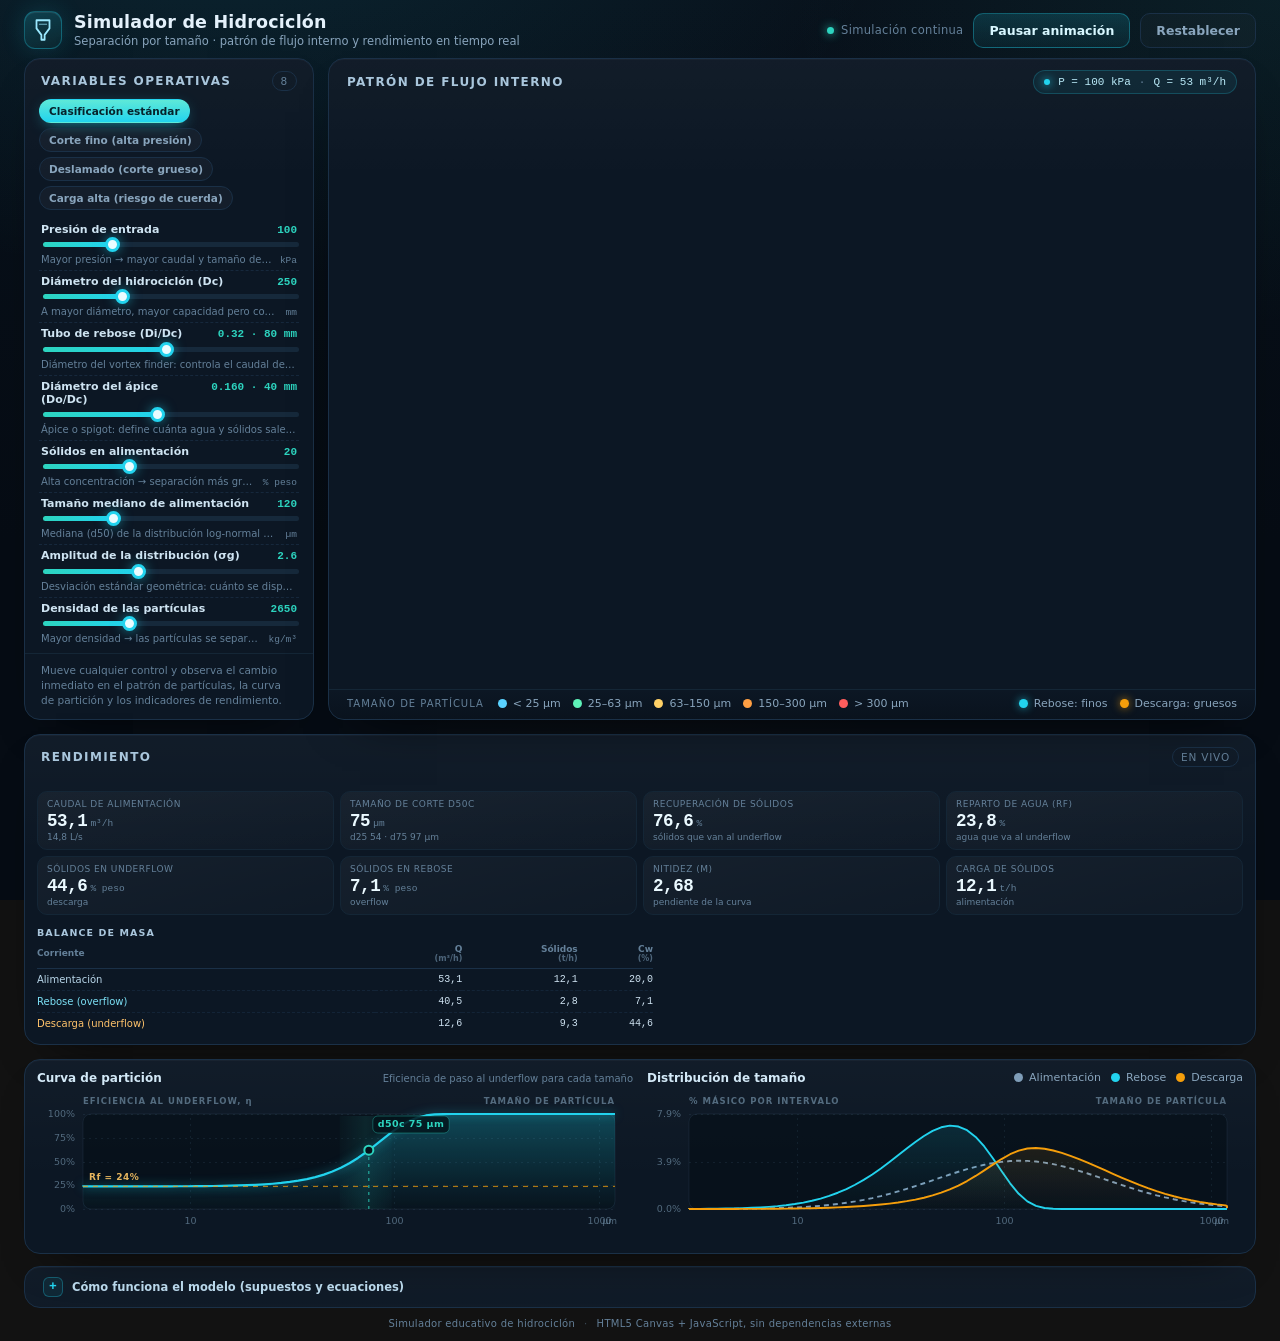
<file: index.html>
<!DOCTYPE html>
<html lang="es">
<head>
  <meta charset="UTF-8">
  <meta name="viewport" content="width=device-width, initial-scale=1">
  <meta name="color-scheme" content="dark">
  <title>Simulador de Hidrociclón · Separación sólido-líquido</title>
  <link rel="stylesheet" href="css/styles.css">
</head>
<body>

  <header class="topbar">
    <div class="brand">
      <div class="logo" aria-hidden="true">
        <svg viewBox="0 0 32 32" width="26" height="26">
          <path d="M8 4h16v10l-6 8v6h-4v-6l-6-8V4z" fill="none" stroke="currentColor" stroke-width="2.2" stroke-linejoin="round"/>
          <path d="M11 9h10" stroke="currentColor" stroke-width="1.6" opacity=".55"/>
        </svg>
      </div>
      <div class="brand-text">
        <h1>Simulador de Hidrociclón</h1>
        <p>Separación por tamaño &middot; patrón de flujo interno y rendimiento en tiempo real</p>
      </div>
    </div>
    <div class="topbar-actions">
      <span class="hint-live" title="La simulación corre de forma continua">Simulación continua</span>
      <button id="btnPause" class="btn">Pausar animación</button>
      <button id="btnReset" class="btn btn-ghost">Restablecer</button>
    </div>
  </header>

  <main class="layout">

    <!-- ------------------------- controles ------------------------- -->
    <aside class="panel controls">
      <div class="panel-head">
        <h2>Variables operativas</h2>
        <span class="panel-tag">8</span>
      </div>
      <div class="presets" id="presets"></div>
      <div class="controls-list" id="controls"></div>
      <p class="panel-note">
        Mueve cualquier control y observa el cambio inmediato en el patrón de partículas,
        la curva de partición y los indicadores de rendimiento.
      </p>
    </aside>

    <!-- -------------------------- escena -------------------------- -->
    <section class="panel stage">
      <div class="stage-head">
        <h2>Patrón de flujo interno</h2>
        <span class="live-badge" id="stageBadge"></span>
      </div>

      <div class="canvas-wrap">
        <canvas id="cyclone" aria-label="Animación del flujo interno del hidrociclón"></canvas>
      </div>

      <div class="legend">
        <div class="legend-group">
          <span class="legend-title">Tamaño de partícula</span>
          <span class="lg"><i style="background:#5ad2ff"></i>&lt; 25 µm</span>
          <span class="lg"><i style="background:#5ef2b8"></i>25–63 µm</span>
          <span class="lg"><i style="background:#ffd166"></i>63–150 µm</span>
          <span class="lg"><i style="background:#ff9f43"></i>150–300 µm</span>
          <span class="lg"><i style="background:#ff5d5d"></i>&gt; 300 µm</span>
        </div>
        <div class="legend-group">
          <span class="lg"><i class="dot-of"></i>Rebose: finos</span>
          <span class="lg"><i class="dot-uf"></i>Descarga: gruesos</span>
        </div>
      </div>
    </section>

    <!-- ------------------------ rendimiento ------------------------ -->
    <aside class="panel results">
      <div class="panel-head">
        <h2>Rendimiento</h2>
        <span class="panel-tag">en vivo</span>
      </div>

      <div id="warnings"></div>
      <div class="metrics" id="metrics"></div>

      <div class="balance">
        <h3>Balance de masa</h3>
        <table>
          <thead>
            <tr>
              <th>Corriente</th>
              <th>Q <span>(m³/h)</span></th>
              <th>Sólidos <span>(t/h)</span></th>
              <th>Cw <span>(%)</span></th>
            </tr>
          </thead>
          <tbody id="balanceBody"></tbody>
        </table>
      </div>
    </aside>

    <!-- --------------------------- gráficos --------------------------- -->
    <section class="panel charts">
      <div class="chart-card">
        <div class="chart-head">
          <h3>Curva de partición</h3>
          <span class="chart-hint">Eficiencia de paso al underflow para cada tamaño</span>
        </div>
        <canvas id="chartPartition"></canvas>
      </div>

      <div class="chart-card">
        <div class="chart-head">
          <h3>Distribución de tamaño</h3>
          <span class="chart-legend">
            <span class="lg"><i style="background:#7f9db8"></i>Alimentación</span>
            <span class="lg"><i style="background:#22d3ee"></i>Rebose</span>
            <span class="lg"><i style="background:#f59e0b"></i>Descarga</span>
          </span>
        </div>
        <canvas id="chartPsd"></canvas>
      </div>
    </section>
  </main>

  <!-- --------------------------- modelo ----------------------------- -->
  <details class="panel doc">
    <summary>Cómo funciona el modelo (supuestos y ecuaciones)</summary>
    <div class="doc-body">
      <p>
        Modelo empírico simplificado con fines didácticos. No sustituye el diseño de un equipo
        real (Plitt, Nageswararao o correlaciones del fabricante), pero reproduce las tendencias
        físicas correctas del proceso.
      </p>
      <div class="doc-grid">
        <div>
          <h4>Caudal de alimentación</h4>
          <code>Q = A<sub>i</sub> · √(2·ΔP / (ρ<sub>p</sub> · Eu))</code>
          <p>Con A<sub>i</sub> ≈ 5,5 % de Dc² (entrada rectangular) y Eu ≈ 9,5. El caudal crece con la raíz de la presión.</p>
        </div>
        <div>
          <h4>Tamaño de corte</h4>
          <code>d<sub>50c</sub> ∝ Di · Dc<sup>0,35</sup> · ΔP<sup>−0,25</sup> · Δρ<sup>−0,5</sup></code>
          <p>Calibrado a 75 µm para Dc = 250 mm, Di = 80 mm, 100 kPa y partículas de 2650 kg/m³ en agua.</p>
        </div>
        <div>
          <h4>Curva de partición</h4>
          <code>η(d) = R<sub>f</sub> + (1 − R<sub>f</sub>) · (1 − 2<sup>−(d/d<sub>50c</sub>)<sup>m</sup></sup>)</code>
          <p>R<sub>f</sub> es el agua que se “escapa” al underflow (bypass) y m la nitidez de la clasificación.</p>
        </div>
        <div>
          <h4>Reparto de agua</h4>
          <code>R<sub>f</sub> ≈ (0,10 + 0,55·(Do/Di)²) · (100/ΔP)<sup>0,10</sup></code>
          <p>Un ápice grande envía más agua y finos al underflow; un ápice pequeño puede provocar descarga en cuerda u obstrucción.</p>
        </div>
      </div>
      <p class="doc-foot">
        La alimentación se representa con una distribución log-normal (d50 y σ<sub>g</sub>). Las partículas
        gruesas se separan hacia la pared y descienden en espiral hasta el ápice (underflow); las finas
        migran al núcleo central y ascienden por el vortex finder (overflow).
      </p>
    </div>
  </details>

  <footer class="foot">
    <span>Simulador educativo de hidrociclón</span>
    <span class="foot-sep">·</span>
    <span>HTML5 Canvas + JavaScript, sin dependencias externas</span>
  </footer>

  <script src="js/model.js"></script>
  <script src="js/charts.js"></script>
  <script src="js/cyclone.js"></script>
  <script src="js/app.js"></script>
</body>
</html>
</file>
<file: css/styles.css>
/* ============================================================
   Simulador de Hidrociclón — hoja de estilos
   ============================================================ */

:root {
  --bg: #060c14;
  --bg-2: #08111b;
  --panel: #0c1724;
  --panel-2: #0f1e2d;
  --line: #1a3047;
  --line-soft: #142636;
  --text: #e4f1fb;
  --muted: #89a5bd;
  --muted-2: #648099;
  --cyan: #22d3ee;
  --teal: #2dd4bf;
  --amber: #f59e0b;
  --red: #ef4444;
  --radius: 16px;
  --mono: "JetBrains Mono", "Cascadia Code", ui-monospace, SFMono-Regular, Consolas, monospace;
}

* { box-sizing: border-box; }

html, body { height: 100%; }

body {
  margin: 0;
  font-family: system-ui, -apple-system, "Segoe UI", Roboto, "Helvetica Neue", Arial, sans-serif;
  color: var(--text);
  background:
    radial-gradient(1100px 620px at 18% -10%, rgba(34, 211, 238, 0.10), transparent 60%),
    radial-gradient(900px 600px at 100% 0%, rgba(45, 212, 191, 0.07), transparent 55%),
    radial-gradient(800px 700px at 50% 120%, rgba(245, 158, 11, 0.05), transparent 60%),
    linear-gradient(180deg, var(--bg-2), var(--bg) 60%);
  background-attachment: fixed;
  min-height: 100vh;
  display: flex;
  flex-direction: column;
  -webkit-font-smoothing: antialiased;
}

/* ------------------------------ topbar ------------------------------ */

.topbar {
  display: flex;
  align-items: center;
  justify-content: space-between;
  gap: 20px;
  flex: 0 0 auto;
  padding: 11px 24px 9px;
  max-width: 1560px;
  margin: 0 auto;
  width: 100%;
}

.brand { display: flex; align-items: center; gap: 12px; }

.logo {
  width: 38px; height: 38px;
  display: grid; place-items: center;
  border-radius: 11px;
  color: #9be9ff;
  background: linear-gradient(160deg, rgba(34, 211, 238, 0.20), rgba(45, 212, 191, 0.06));
  border: 1px solid rgba(34, 211, 238, 0.30);
  box-shadow: 0 0 24px rgba(34, 211, 238, 0.16), inset 0 1px 0 rgba(255, 255, 255, 0.08);
}

.brand-text h1 {
  margin: 0;
  font-size: 17.5px;
  font-weight: 650;
  letter-spacing: 0.2px;
}

.brand-text p {
  margin: 2px 0 0;
  font-size: 11.5px;
  color: var(--muted);
}

.topbar-actions { display: flex; align-items: center; gap: 10px; flex-wrap: wrap; }

.hint-live {
  display: inline-flex; align-items: center; gap: 7px;
  font-size: 11.5px;
  color: var(--muted-2);
  letter-spacing: 0.3px;
}
.hint-live::before {
  content: ""; width: 7px; height: 7px; border-radius: 50%;
  background: var(--teal);
  box-shadow: 0 0 10px var(--teal);
  animation: pulse 2s ease-in-out infinite;
}

@keyframes pulse {
  0%, 100% { opacity: 1; transform: scale(1); }
  50% { opacity: 0.45; transform: scale(0.82); }
}

.btn {
  appearance: none;
  border: 1px solid rgba(34, 211, 238, 0.34);
  background: linear-gradient(180deg, rgba(34, 211, 238, 0.16), rgba(34, 211, 238, 0.06));
  color: #d8f7ff;
  font: inherit;
  font-size: 12.5px;
  font-weight: 550;
  padding: 9px 15px;
  border-radius: 10px;
  cursor: pointer;
  transition: border-color 0.18s, background 0.18s, transform 0.12s;
}
.btn:hover { border-color: rgba(34, 211, 238, 0.62); background: rgba(34, 211, 238, 0.18); }
.btn:active { transform: translateY(1px); }
.btn.is-paused { border-color: rgba(245, 158, 11, 0.55); color: #ffe6b8; background: rgba(245, 158, 11, 0.14); }

.btn-ghost {
  border-color: var(--line);
  background: rgba(255, 255, 255, 0.02);
  color: var(--muted);
}
.btn-ghost:hover { border-color: #2b4c68; background: rgba(255, 255, 255, 0.04); color: var(--text); }

/* ------------------------------ layout ------------------------------ */

.layout {
  display: grid;
  grid-template-columns: 320px minmax(0, 1fr) 340px;
  grid-template-rows: minmax(0, 1fr) auto;
  gap: 14px;
  padding: 0 24px;
  flex: 1 1 auto;
  min-height: 0;
  width: 100%;
  max-width: 1560px;
  margin: 0 auto;
  align-items: stretch;
}

.panel {
  background:
    linear-gradient(180deg, rgba(255, 255, 255, 0.025), rgba(255, 255, 255, 0) 120px),
    var(--panel);
  border: 1px solid var(--line);
  border-radius: var(--radius);
  box-shadow: 0 22px 50px -32px rgba(0, 0, 0, 0.9), inset 0 1px 0 rgba(255, 255, 255, 0.03);
}

.panel-head {
  display: flex;
  align-items: center;
  justify-content: space-between;
  gap: 10px;
  padding: 12px 16px 8px;
}

.panel-head h2 {
  margin: 0;
  font-size: 12px;
  font-weight: 650;
  letter-spacing: 1.4px;
  text-transform: uppercase;
  color: #a9c6dc;
}

.panel-tag {
  font-size: 10.5px;
  letter-spacing: 0.8px;
  text-transform: uppercase;
  color: var(--muted-2);
  border: 1px solid var(--line);
  border-radius: 99px;
  padding: 3px 8px;
}

/* ----------------------------- controles ---------------------------- */

.controls { display: flex; flex-direction: column; min-height: 0; overflow: hidden; }

.presets {
  display: flex;
  flex-wrap: wrap;
  gap: 5px;
  padding: 0 14px 9px;
}

.chip {
  appearance: none;
  font: inherit;
  font-size: 10.5px;
  font-weight: 550;
  color: var(--muted);
  background: rgba(255, 255, 255, 0.03);
  border: 1px solid var(--line);
  border-radius: 99px;
  padding: 5px 9px;
  cursor: pointer;
  transition: all 0.16s;
  white-space: nowrap;
}
.chip:hover { color: var(--text); border-color: #2c4d69; }
.chip.active {
  color: #06222b;
  background: linear-gradient(180deg, #5ee9d8, #22d3ee);
  border-color: transparent;
  box-shadow: 0 4px 16px -6px rgba(34, 211, 238, 0.8);
}

.controls-list {
  display: flex;
  flex-direction: column;
  gap: 0;
  padding: 0 14px 4px;
  flex: 1 1 auto;
  min-height: 0;
  overflow-y: auto;
  scrollbar-width: thin;
}

.control {
  padding: 4px 2px;
  border-bottom: 1px dashed rgba(26, 48, 71, 0.7);
}
.control:last-child { border-bottom: 0; }

.control-head {
  display: flex;
  align-items: baseline;
  justify-content: space-between;
  gap: 10px;
  margin-bottom: 2px;
}

.control-head label {
  font-size: 11px;
  font-weight: 550;
  color: #cfe4f2;
  line-height: 1.2;
}

.control-value {
  font-family: var(--mono);
  font-size: 11px;
  font-weight: 600;
  color: var(--teal);
  white-space: nowrap;
  font-variant-numeric: tabular-nums;
}

.control input[type="range"] {
  -webkit-appearance: none;
  appearance: none;
  width: 100%;
  height: 13px;
  background: transparent;
  cursor: pointer;
  display: block;
}

.control input[type="range"]::-webkit-slider-runnable-track {
  height: 5px;
  border-radius: 99px;
  background: linear-gradient(90deg, #2dd4bf 0%, #22d3ee var(--fill, 50%), #16293b var(--fill, 50%), #16293b 100%);
}
.control input[type="range"]::-webkit-slider-thumb {
  -webkit-appearance: none;
  width: 15px; height: 15px;
  margin-top: -5px;
  border-radius: 50%;
  background: #eafcff;
  border: 3px solid #22d3ee;
  box-shadow: 0 0 12px rgba(34, 211, 238, 0.55);
  transition: box-shadow 0.15s;
}
.control input[type="range"]:hover::-webkit-slider-thumb,
.control input[type="range"]:focus-visible::-webkit-slider-thumb {
  box-shadow: 0 0 18px rgba(34, 211, 238, 0.95);
}

.control input[type="range"]::-moz-range-track {
  height: 5px;
  border-radius: 99px;
  background: #16293b;
}
.control input[type="range"]::-moz-range-progress {
  height: 5px;
  border-radius: 99px;
  background: linear-gradient(90deg, #2dd4bf, #22d3ee);
}
.control input[type="range"]::-moz-range-thumb {
  width: 12px; height: 12px;
  border-radius: 50%;
  background: #eafcff;
  border: 3px solid #22d3ee;
  box-shadow: 0 0 10px rgba(34, 211, 238, 0.6);
}

.control input[type="range"]:focus-visible { outline: none; }

.control-foot {
  display: flex;
  align-items: baseline;
  gap: 8px;
  margin-top: 0;
}

.control-hint {
  flex: 1 1 auto;
  min-width: 0;
  font-size: 10px;
  line-height: 1.3;
  color: var(--muted-2);
  white-space: nowrap;
  overflow: hidden;
  text-overflow: ellipsis;
}

.control-unit {
  font-family: var(--mono);
  font-size: 9.5px;
  color: var(--muted-2);
  white-space: nowrap;
  padding-top: 1px;
}

.panel-note {
  margin: auto 0 0;
  padding: 9px 16px 11px;
  font-size: 10.5px;
  line-height: 1.45;
  color: var(--muted-2);
  border-top: 1px solid var(--line-soft);
}

/* ------------------------------ escena ------------------------------ */

.stage {
  display: flex;
  flex-direction: column;
  min-height: 0;
  overflow: hidden;
  position: relative;
}

.stage-head {
  display: flex;
  align-items: center;
  justify-content: space-between;
  gap: 12px;
  flex: 0 0 auto;
  padding: 11px 18px 6px;
}

.stage-head h2 {
  margin: 0;
  font-size: 12px;
  font-weight: 650;
  letter-spacing: 1.4px;
  text-transform: uppercase;
  color: #a9c6dc;
}

.live-badge {
  display: inline-flex;
  align-items: center;
  gap: 8px;
  font-family: var(--mono);
  font-size: 11px;
  color: #b9e9f7;
  background: rgba(34, 211, 238, 0.07);
  border: 1px solid rgba(34, 211, 238, 0.22);
  padding: 5px 10px;
  border-radius: 99px;
  white-space: nowrap;
}
.live-badge .dot {
  width: 6px; height: 6px; border-radius: 50%;
  background: var(--cyan);
  box-shadow: 0 0 8px var(--cyan);
  animation: pulse 1.8s ease-in-out infinite;
}
.live-badge .sep { color: var(--muted-2); }

.canvas-wrap {
  position: relative;
  flex: 1 1 auto;
  min-height: 0;
}

.canvas-wrap canvas {
  position: absolute;
  inset: 0;
  width: 100%;
  height: 100%;
  display: block;
}

.legend {
  display: flex;
  flex-wrap: wrap;
  align-items: center;
  justify-content: space-between;
  gap: 6px 16px;
  flex: 0 0 auto;
  padding: 7px 18px 9px;
  border-top: 1px solid var(--line-soft);
  background: linear-gradient(180deg, rgba(6, 12, 20, 0), rgba(6, 12, 20, 0.4));
}

.legend-group { display: flex; align-items: center; flex-wrap: wrap; gap: 6px 12px; }

.legend-title {
  font-size: 10px;
  text-transform: uppercase;
  letter-spacing: 1px;
  color: var(--muted-2);
  margin-right: 2px;
}

.lg {
  display: inline-flex;
  align-items: center;
  gap: 6px;
  font-size: 11px;
  color: var(--muted);
  white-space: nowrap;
}

.lg i {
  width: 9px; height: 9px;
  border-radius: 50%;
  display: inline-block;
  flex: 0 0 auto;
}

.lg i.dot-of { background: var(--cyan); box-shadow: 0 0 8px rgba(34, 211, 238, 0.7); }
.lg i.dot-uf { background: var(--amber); box-shadow: 0 0 8px rgba(245, 158, 11, 0.7); }

/* ---------------------------- rendimiento --------------------------- */

.results {
  padding-bottom: 10px;
  display: flex;
  flex-direction: column;
  gap: 8px;
  min-height: 0;
  overflow-y: auto;
  scrollbar-width: thin;
}

#warnings { display: flex; flex-direction: column; gap: 6px; padding: 0 12px; }

.alert {
  display: flex;
  gap: 9px;
  align-items: flex-start;
  font-size: 11.5px;
  line-height: 1.45;
  border-radius: 10px;
  padding: 9px 11px;
  border: 1px solid;
  animation: fadeIn 0.3s ease;
}

.alert-warn {
  color: #ffe3b0;
  background: rgba(245, 158, 11, 0.09);
  border-color: rgba(245, 158, 11, 0.32);
}

.alert-danger {
  color: #ffc9c9;
  background: rgba(239, 68, 68, 0.10);
  border-color: rgba(239, 68, 68, 0.38);
}

.alert-icon {
  flex: 0 0 auto;
  width: 16px; height: 16px;
  border-radius: 50%;
  display: grid;
  place-items: center;
  font-size: 10px;
  font-weight: 800;
  margin-top: 1px;
  background: currentColor;
  color: #10202c;
}

@keyframes fadeIn {
  from { opacity: 0; transform: translateY(-3px); }
  to { opacity: 1; transform: none; }
}

.metrics {
  display: grid;
  grid-template-columns: 1fr 1fr;
  gap: 6px;
  padding: 0 12px;
}

.metric {
  display: flex;
  flex-direction: column;
  gap: 1px;
  padding: 7px 9px;
  border-radius: 10px;
  background: linear-gradient(165deg, rgba(255, 255, 255, 0.038), rgba(255, 255, 255, 0.012));
  border: 1px solid var(--line-soft);
  min-width: 0;
}

.metric-label {
  font-size: 9px;
  line-height: 1.2;
  text-transform: uppercase;
  letter-spacing: 0.5px;
  color: var(--muted-2);
}

.metric-value {
  font-family: var(--mono);
  font-size: 17.5px;
  font-weight: 600;
  letter-spacing: -0.4px;
  color: #eaf9ff;
  font-variant-numeric: tabular-nums;
  white-space: nowrap;
}
.metric-value em {
  font-style: normal;
  font-size: 9.5px;
  font-weight: 500;
  color: var(--muted-2);
  margin-left: 3px;
  letter-spacing: 0;
}

.metric-sub {
  font-size: 9px;
  color: var(--muted-2);
  white-space: nowrap;
  overflow: hidden;
  text-overflow: ellipsis;
}

.balance { padding: 2px 12px 0; }

.balance h3 {
  margin: 2px 0 6px;
  font-size: 9.5px;
  font-weight: 650;
  letter-spacing: 1.1px;
  text-transform: uppercase;
  color: #a9c6dc;
}

.balance table {
  width: 100%;
  border-collapse: collapse;
  font-family: var(--mono);
  font-size: 10px;
  font-variant-numeric: tabular-nums;
}

.balance th {
  font-family: system-ui, sans-serif;
  font-weight: 550;
  font-size: 9px;
  text-align: right;
  color: var(--muted-2);
  padding: 0 0 5px;
  border-bottom: 1px solid var(--line);
}
.balance th:first-child { text-align: left; }
.balance th span { display: block; font-size: 8px; opacity: 0.75; }

.balance td {
  padding: 5px 0;
  text-align: right;
  color: #cfe3f2;
  border-bottom: 1px dashed rgba(26, 48, 71, 0.55);
}
.balance td:first-child {
  text-align: left;
  font-family: system-ui, sans-serif;
  font-size: 10px;
  color: var(--muted);
}
.balance tr:last-child td { border-bottom: 0; }

.row-feed td:first-child { color: #b9d7ea; }
.row-of td:first-child { color: #7ce0f5; }
.row-uf td:first-child { color: #ffc36b; }

/* ------------------------------ gráficos ---------------------------- */

.charts {
  display: grid;
  grid-template-columns: 1fr 1fr;
  grid-column: 1 / -1;
  gap: 14px;
  padding: 11px 12px 12px;
  margin: 0;
  min-height: 0;
}

.chart-card { min-width: 0; display: flex; flex-direction: column; }

.chart-head {
  display: flex;
  align-items: baseline;
  justify-content: space-between;
  gap: 10px;
  flex-wrap: wrap;
  margin-bottom: 3px;
}

.chart-head h3 {
  margin: 0;
  font-size: 12px;
  font-weight: 600;
  color: #d3e9f7;
}

.chart-hint { font-size: 10px; color: var(--muted-2); }

.chart-legend { display: flex; gap: 10px; flex-wrap: wrap; }

.chart-card canvas {
  width: 100%;
  height: clamp(150px, 17vh, 190px);
  display: block;
}

/* ------------------------------- doc -------------------------------- */

.doc {
  flex: 0 0 auto;
  margin: 12px auto 0;
  width: calc(100% - 48px);
  max-width: 1512px;
  padding: 0;
  overflow: hidden;
}

.doc summary {
  cursor: pointer;
  padding: 10px 18px;
  font-size: 11.5px;
  font-weight: 550;
  color: #b9d7ea;
  list-style: none;
  display: flex;
  align-items: center;
  gap: 9px;
  user-select: none;
}
.doc summary::-webkit-details-marker { display: none; }
.doc summary::before {
  content: "+";
  width: 18px; height: 18px;
  border-radius: 6px;
  display: grid; place-items: center;
  font-family: var(--mono);
  font-size: 13px;
  color: var(--cyan);
  border: 1px solid rgba(34, 211, 238, 0.3);
  background: rgba(34, 211, 238, 0.07);
}
.doc[open] summary::before { content: "–"; }
.doc[open] summary { border-bottom: 1px solid var(--line-soft); }

.doc-body { padding: 16px 20px 20px; }

.doc-body > p {
  margin: 0 0 14px;
  font-size: 12px;
  line-height: 1.6;
  color: var(--muted);
  max-width: 900px;
}

.doc-grid {
  display: grid;
  grid-template-columns: repeat(auto-fit, minmax(240px, 1fr));
  gap: 12px;
}

.doc-grid > div {
  border: 1px solid var(--line-soft);
  border-radius: 12px;
  padding: 12px 14px;
  background: rgba(255, 255, 255, 0.018);
}

.doc-grid h4 {
  margin: 0 0 8px;
  font-size: 11.5px;
  letter-spacing: 0.4px;
  text-transform: uppercase;
  color: #a9c6dc;
}

.doc-grid code {
  display: block;
  font-family: var(--mono);
  font-size: 11px;
  line-height: 1.6;
  color: #9ef0ff;
  background: rgba(34, 211, 238, 0.06);
  border: 1px solid rgba(34, 211, 238, 0.14);
  border-radius: 8px;
  padding: 7px 9px;
  margin-bottom: 8px;
  overflow-x: auto;
  white-space: nowrap;
}

.doc-grid p {
  margin: 0;
  font-size: 11px;
  line-height: 1.55;
  color: var(--muted-2);
}

.doc-foot {
  margin: 14px 0 0 !important;
  font-size: 11px !important;
  color: var(--muted-2) !important;
}

/* ------------------------------- pie -------------------------------- */

.foot {
  display: flex;
  align-items: center;
  justify-content: center;
  gap: 9px;
  flex: 0 0 auto;
  flex-wrap: wrap;
  padding: 10px 24px 12px;
  font-size: 10px;
  color: var(--muted-2);
  letter-spacing: 0.3px;
}
.foot-sep { opacity: 0.5; }

/* ---------------------------- responsive ---------------------------- */

@media (max-width: 1320px) {
  body { display: block; }
  .layout {
    grid-template-columns: 290px minmax(0, 1fr);
    grid-template-rows: auto;
    flex: 0 0 auto;
    min-height: 0;
  }
  .stage { min-height: 600px; }
  .controls, .results { overflow: visible; }
  .controls-list { overflow: visible; }
  .results { grid-column: 1 / -1; }
  .metrics { grid-template-columns: repeat(4, 1fr); }
  .balance { max-width: 640px; }
}

@media (min-width: 1321px) and (max-height: 1040px) {
  .brand-text p { display: none; }
  .panel-note { display: none; }
  .metric-sub { display: none; }
}

/* pantallas bajas: mejor desplazar que aplastar el equipo */
@media (min-width: 1321px) and (max-height: 900px) {
  body { display: block; }
  .layout {
    grid-template-columns: 320px minmax(0, 1fr) 340px;
    grid-template-rows: auto;
    flex: 0 0 auto;
    min-height: 0;
  }
  .stage { min-height: 600px; }
  .controls, .results { overflow: visible; }
  .controls-list { overflow: visible; }
}

@media (min-width: 1400px) and (min-height: 901px) {
  .layout {
    grid-template-columns: 320px minmax(0, 1fr) 560px;
    grid-template-rows: auto minmax(0, 1fr);
    grid-template-areas:
      "controls stage results"
      "controls stage charts";
  }
  .controls { grid-area: controls; }
  .stage { grid-area: stage; }
  .results { grid-area: results; }
  .charts {
    grid-area: charts;
    display: flex;
    flex-direction: column;
    gap: 10px;
  }
  .charts .chart-card { flex: 1 1 0; min-height: 0; }
  .charts .chart-card canvas { flex: 1 1 auto; height: auto; min-height: 90px; }
  .metrics { grid-template-columns: repeat(4, 1fr); }
}

@media (min-width: 1400px) and (max-width: 1599px) and (min-height: 901px) {
  .layout { grid-template-columns: 320px minmax(0, 1fr) 480px; }
}

@media (max-width: 940px) {
  .topbar { padding: 12px 16px 10px; flex-wrap: wrap; }
  .layout { grid-template-columns: 1fr; grid-template-rows: auto; padding: 0 16px; }
  .stage { min-height: 540px; }
  .charts { grid-template-columns: 1fr; }
  .doc { width: auto; margin: 14px 16px 0; }
  .metrics { grid-template-columns: repeat(2, 1fr); }
  .brand-text p { display: none; }
  .hint-live { display: none; }
}

@media (max-width: 560px) {
  .topbar-actions { width: 100%; }
  .btn { flex: 1; }
  .stage-head { flex-direction: column; align-items: flex-start; }
  .metrics { grid-template-columns: 1fr 1fr; }
  .metric-value { font-size: 16px; }
  .chart-card canvas { height: 190px; }
}

@media (prefers-reduced-motion: reduce) {
  .hint-live::before, .live-badge .dot { animation: none; }
}
</file>
